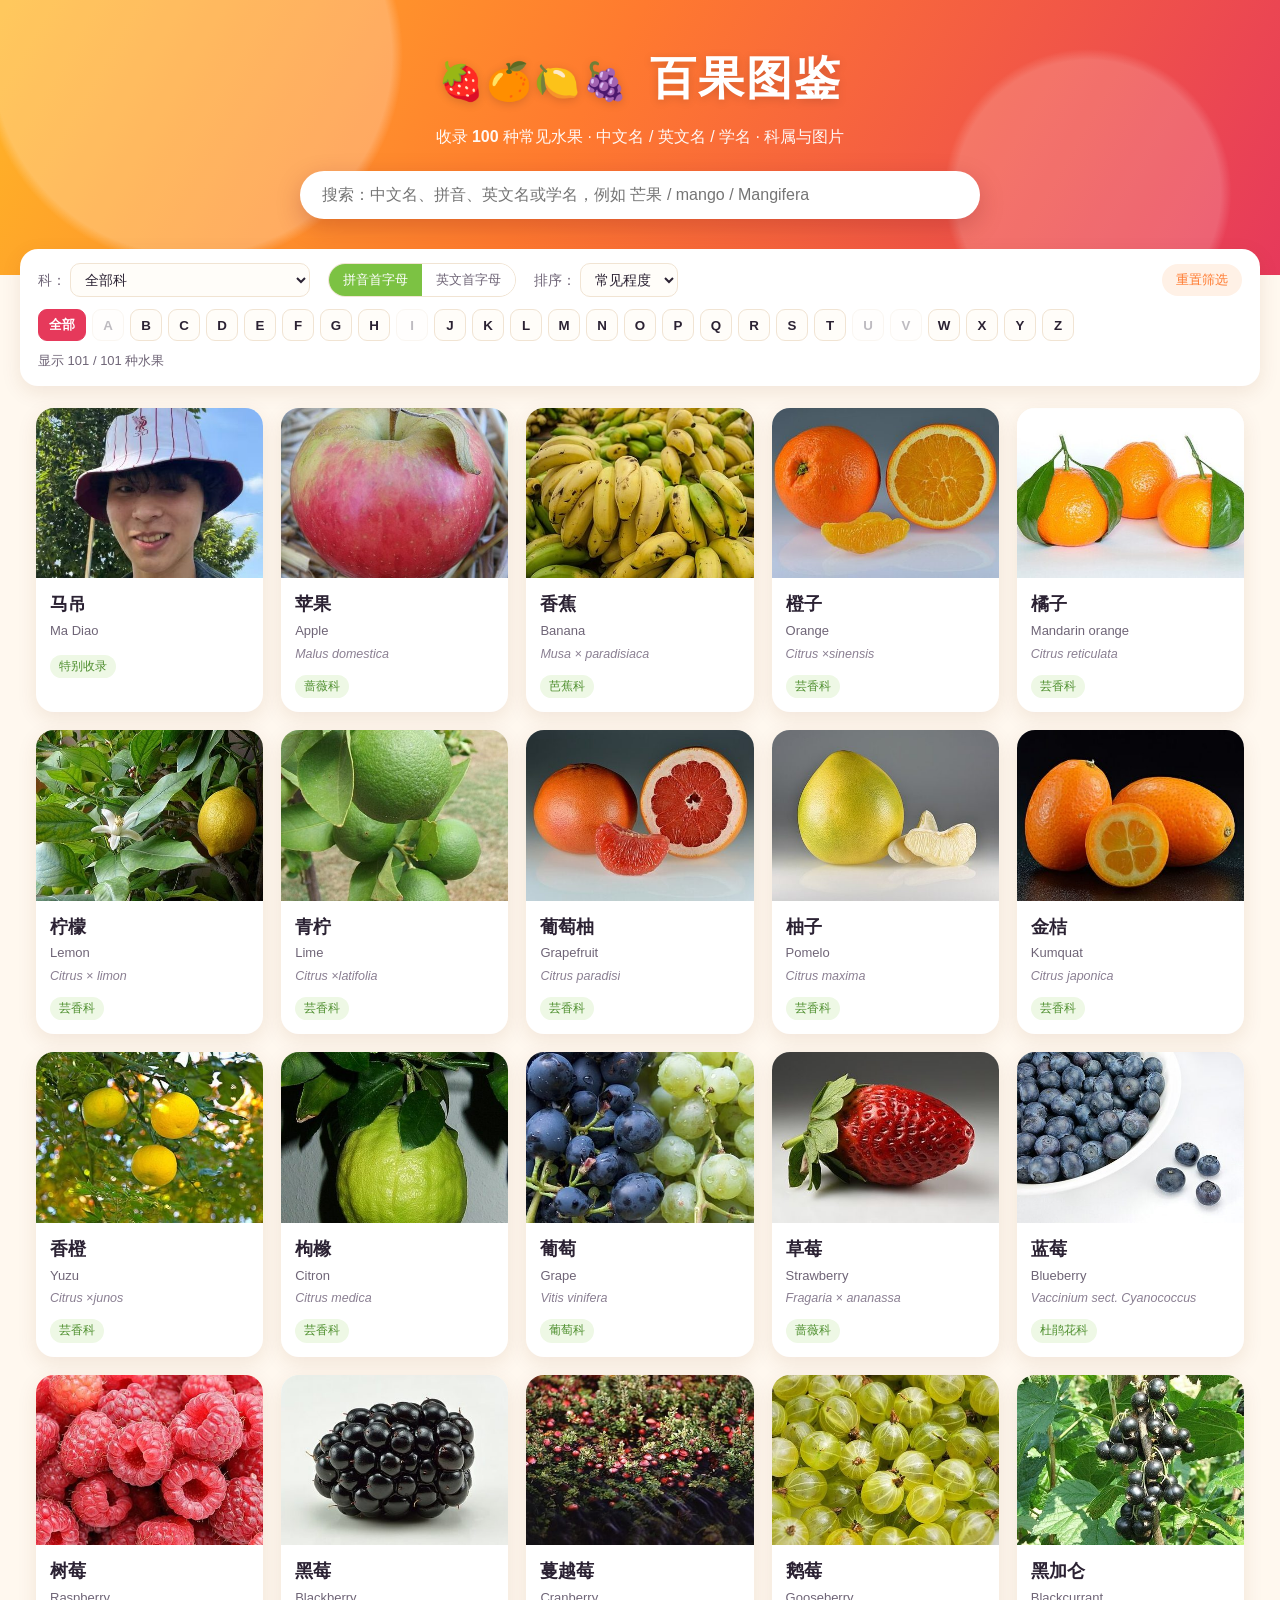
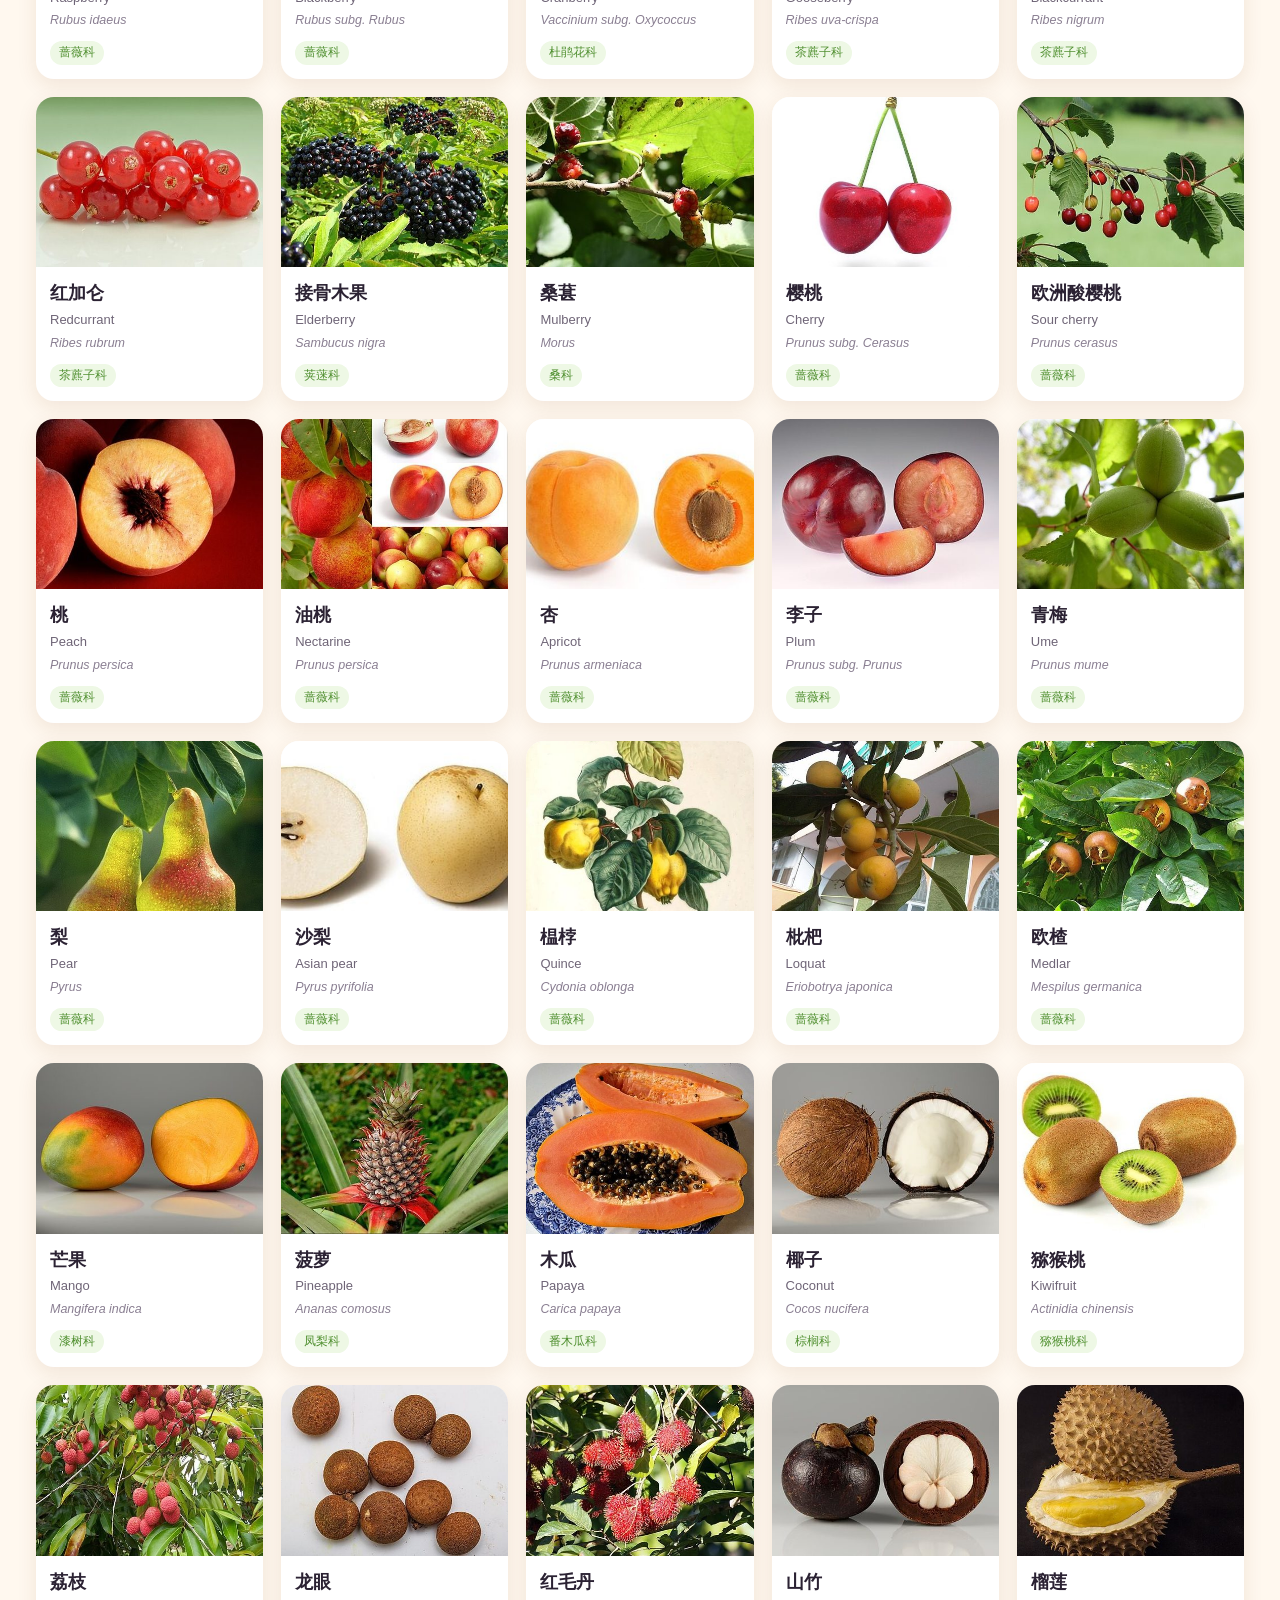
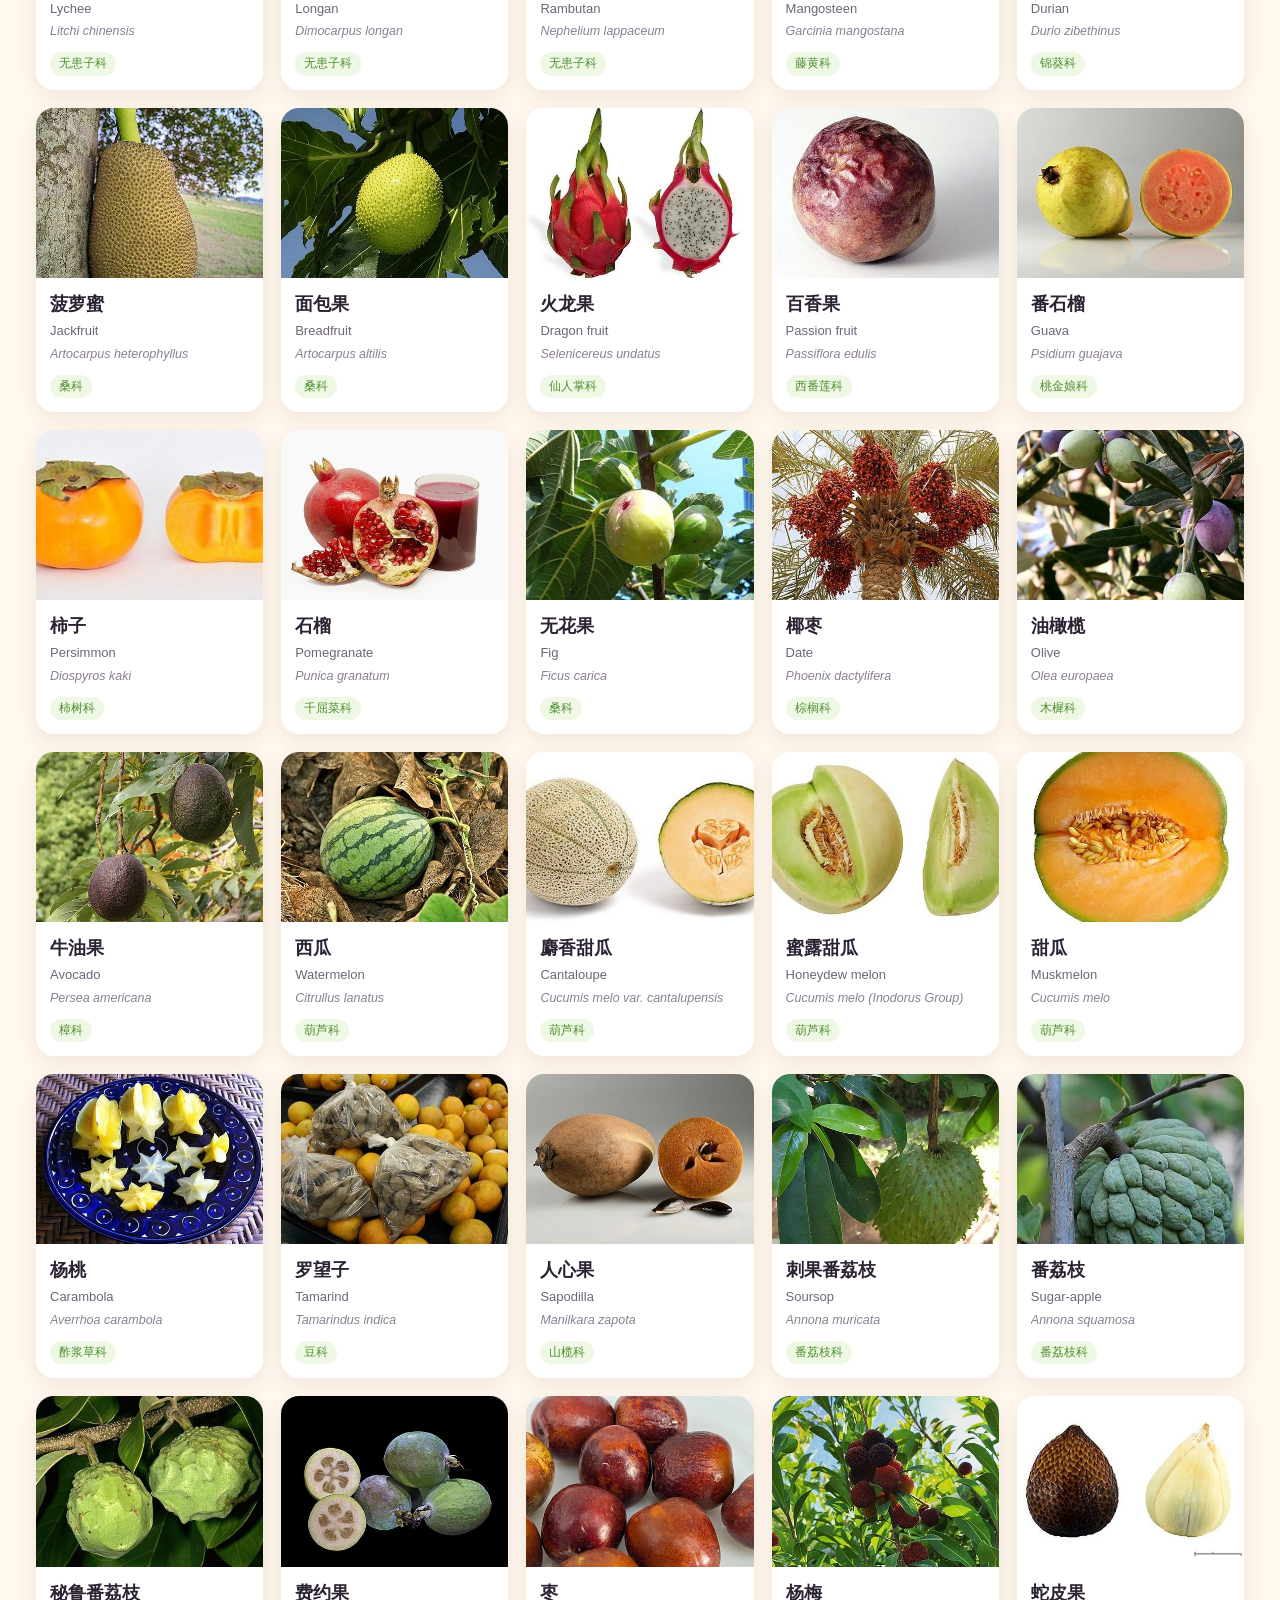
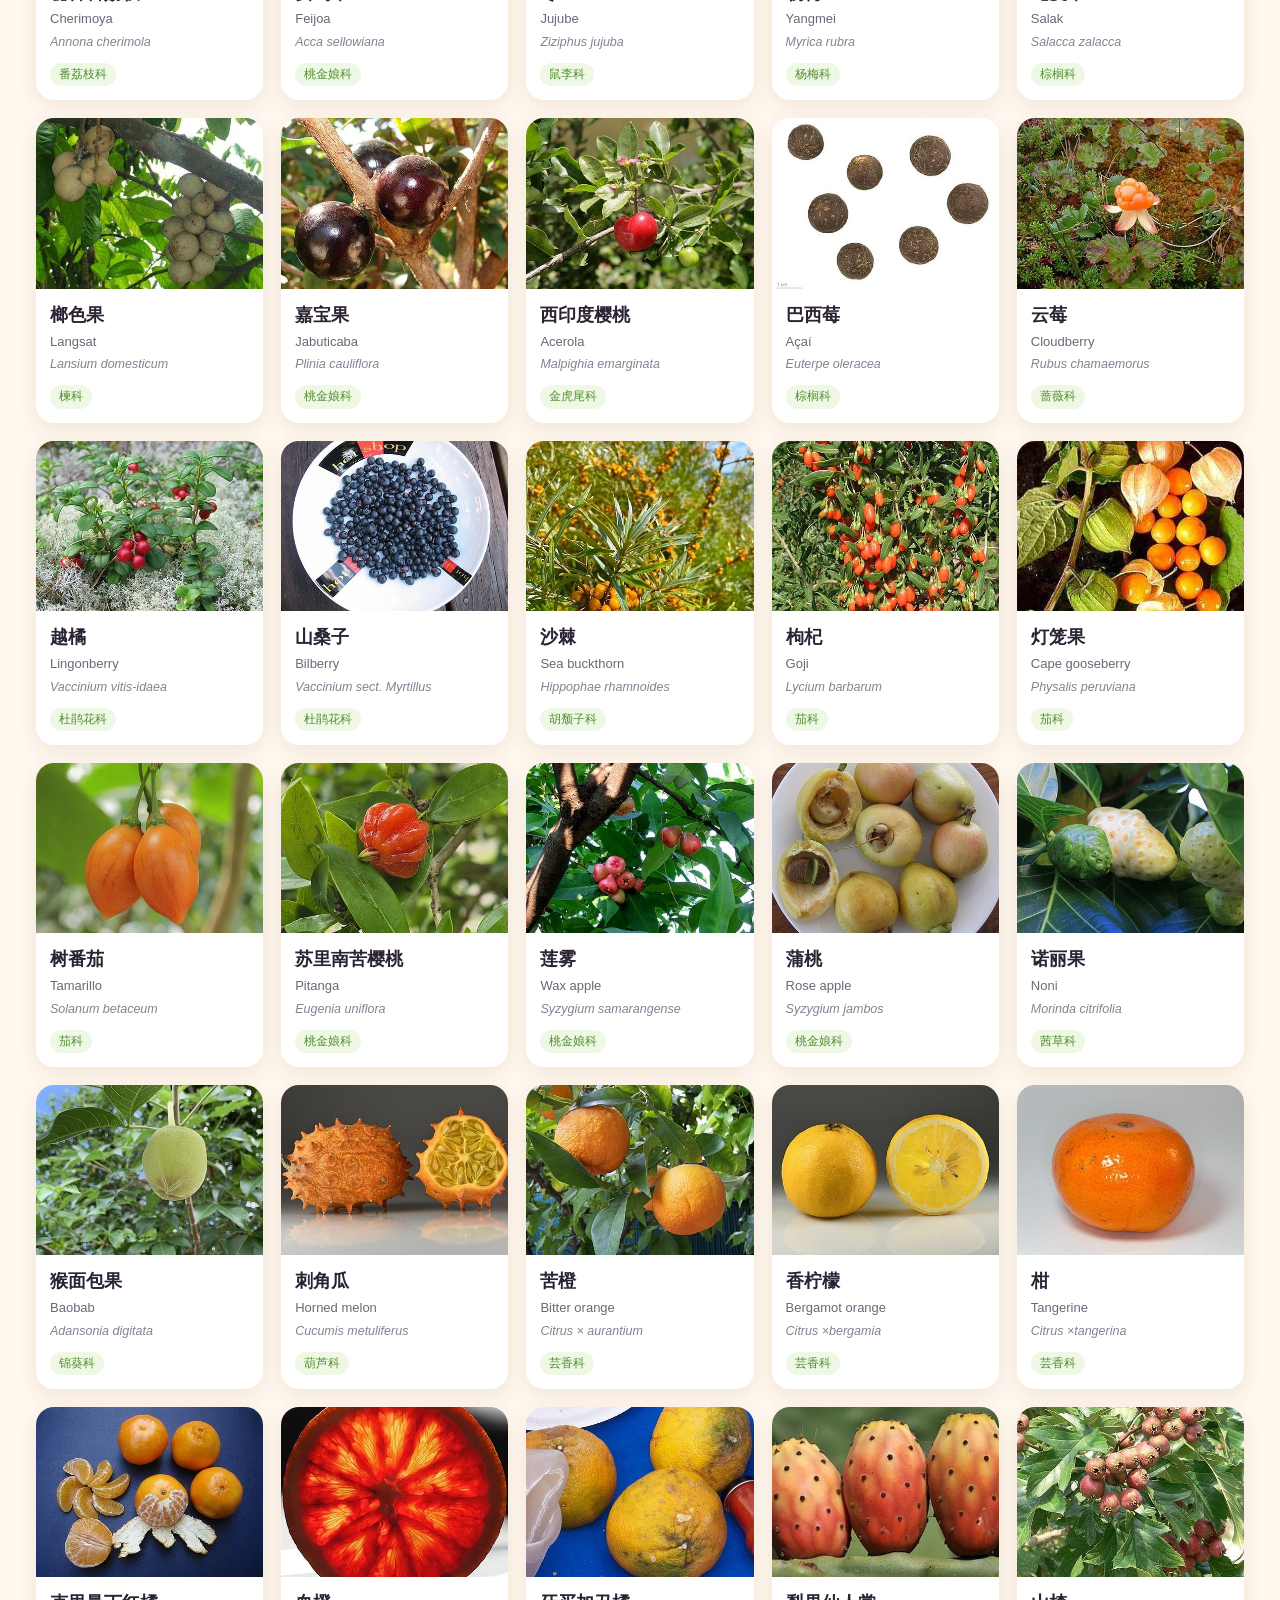
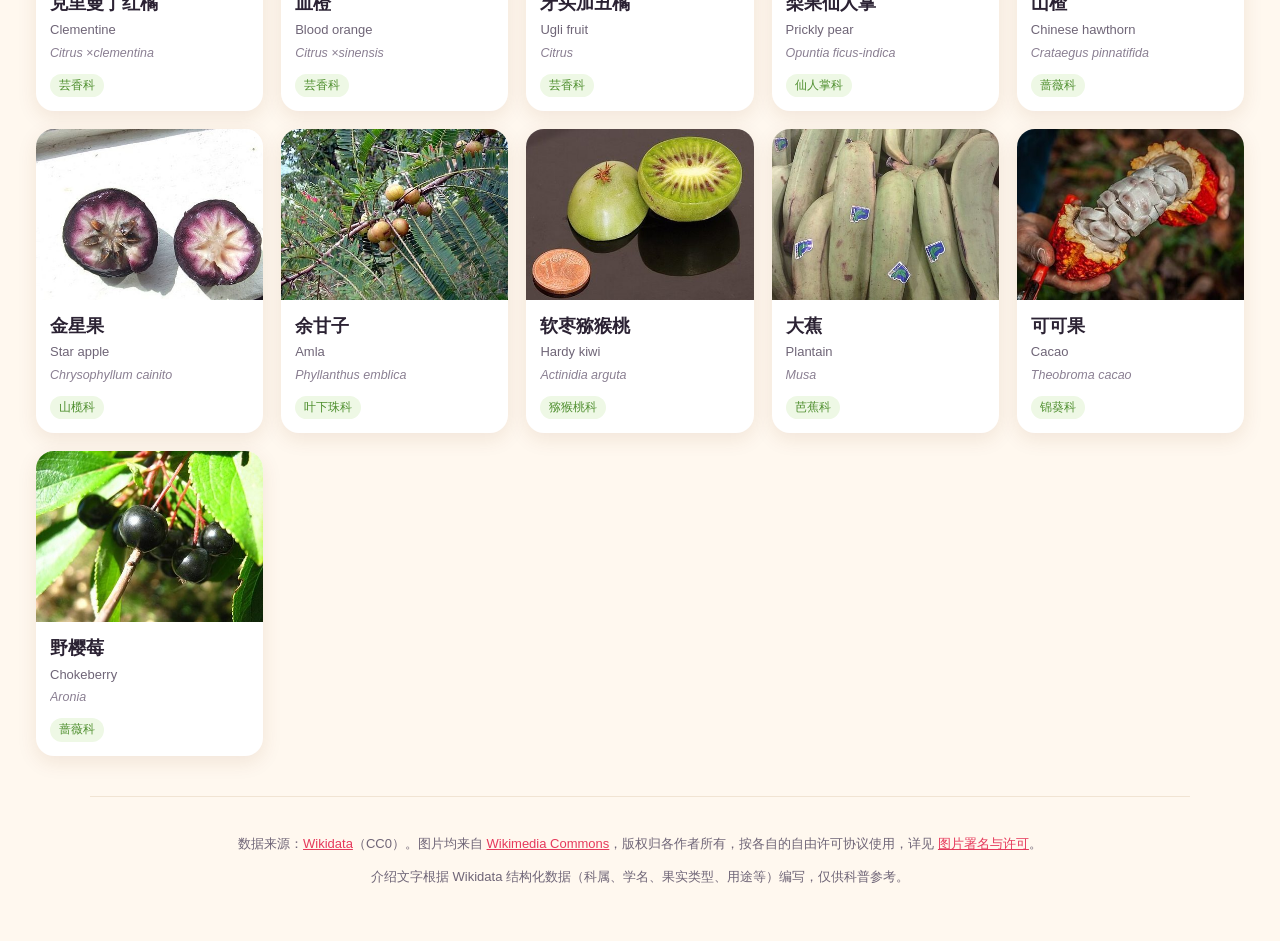
<file: index.html>
<!DOCTYPE html>
<html lang="zh-CN">
<head>
<meta charset="utf-8">
<meta name="viewport" content="width=device-width, initial-scale=1">
<title>百果图鉴 · 100 种常见水果介绍</title>
<meta name="description" content="100 种常见可食用水果的图文介绍：中文名、英文名、学名、科属与图片。数据来自 Wikidata，图片来自 Wikimedia Commons。">
<link rel="stylesheet" href="assets/style.css">
</head>
<body>
<header class="hero">
  <div class="hero-inner">
    <h1><span class="logo">🍓🍊🍋🍇</span> 百果图鉴</h1>
    <p class="tagline">收录 <b id="total">100</b> 种常见水果 · 中文名 / 英文名 / 学名 · 科属与图片</p>
    <div class="search-wrap">
      <input id="q" type="search" placeholder="搜索：中文名、拼音、英文名或学名，例如 芒果 / mango / Mangifera" autocomplete="off" aria-label="搜索水果">
    </div>
  </div>
</header>

<section class="toolbar" aria-label="筛选">
  <div class="row">
    <label class="sel">科：
      <select id="family"><option value="">全部科</option></select>
    </label>
    <div class="mode" role="group" aria-label="首字母方式">
      <button class="mode-btn active" data-mode="py">拼音首字母</button>
      <button class="mode-btn" data-mode="en">英文首字母</button>
    </div>
    <label class="sel">排序：
      <select id="sort">
        <option value="default">常见程度</option>
        <option value="py">中文拼音</option>
        <option value="en">英文名</option>
        <option value="family">科名</option>
      </select>
    </label>
    <button id="reset" class="reset">重置筛选</button>
  </div>
  <div id="letters" class="letters" aria-label="首字母筛选"></div>
  <div class="status" id="status"></div>
</section>

<main>
  <div id="grid" class="grid" aria-live="polite"></div>
  <p id="empty" class="empty" hidden>没有找到匹配的水果，换个关键词试试吧 🍉</p>
</main>

<div id="modal" class="modal" hidden role="dialog" aria-modal="true" aria-labelledby="m-title">
  <div class="modal-backdrop" data-close></div>
  <article class="modal-card">
    <button class="close" data-close aria-label="关闭">×</button>
    <div class="modal-body">
      <figure class="m-fig">
        <img id="m-img" alt="">
        <figcaption id="m-credit" class="credit"></figcaption>
      </figure>
      <div class="m-info">
        <h2 id="m-title"></h2>
        <p id="m-sub" class="sub"></p>
        <p id="m-intro" class="intro"></p>
        <dl id="m-facts" class="facts"></dl>
        <p class="links" id="m-links"></p>
        <div class="nav-btns"><button id="m-prev">← 上一个</button><button id="m-next">下一个 →</button></div>
      </div>
    </div>
  </article>
</div>

<footer class="footer">
  <p>数据来源：<a href="https://www.wikidata.org/" target="_blank" rel="noopener">Wikidata</a>（CC0）。图片均来自 <a href="https://commons.wikimedia.org/" target="_blank" rel="noopener">Wikimedia Commons</a>，版权归各作者所有，按各自的自由许可协议使用，详见 <a href="credits.html">图片署名与许可</a>。</p>
  <p>介绍文字根据 Wikidata 结构化数据（科属、学名、果实类型、用途等）编写，仅供科普参考。</p>
</footer>
<script src="assets/data.js"></script>
<script src="assets/app.js"></script>
</body>
</html>
</file>
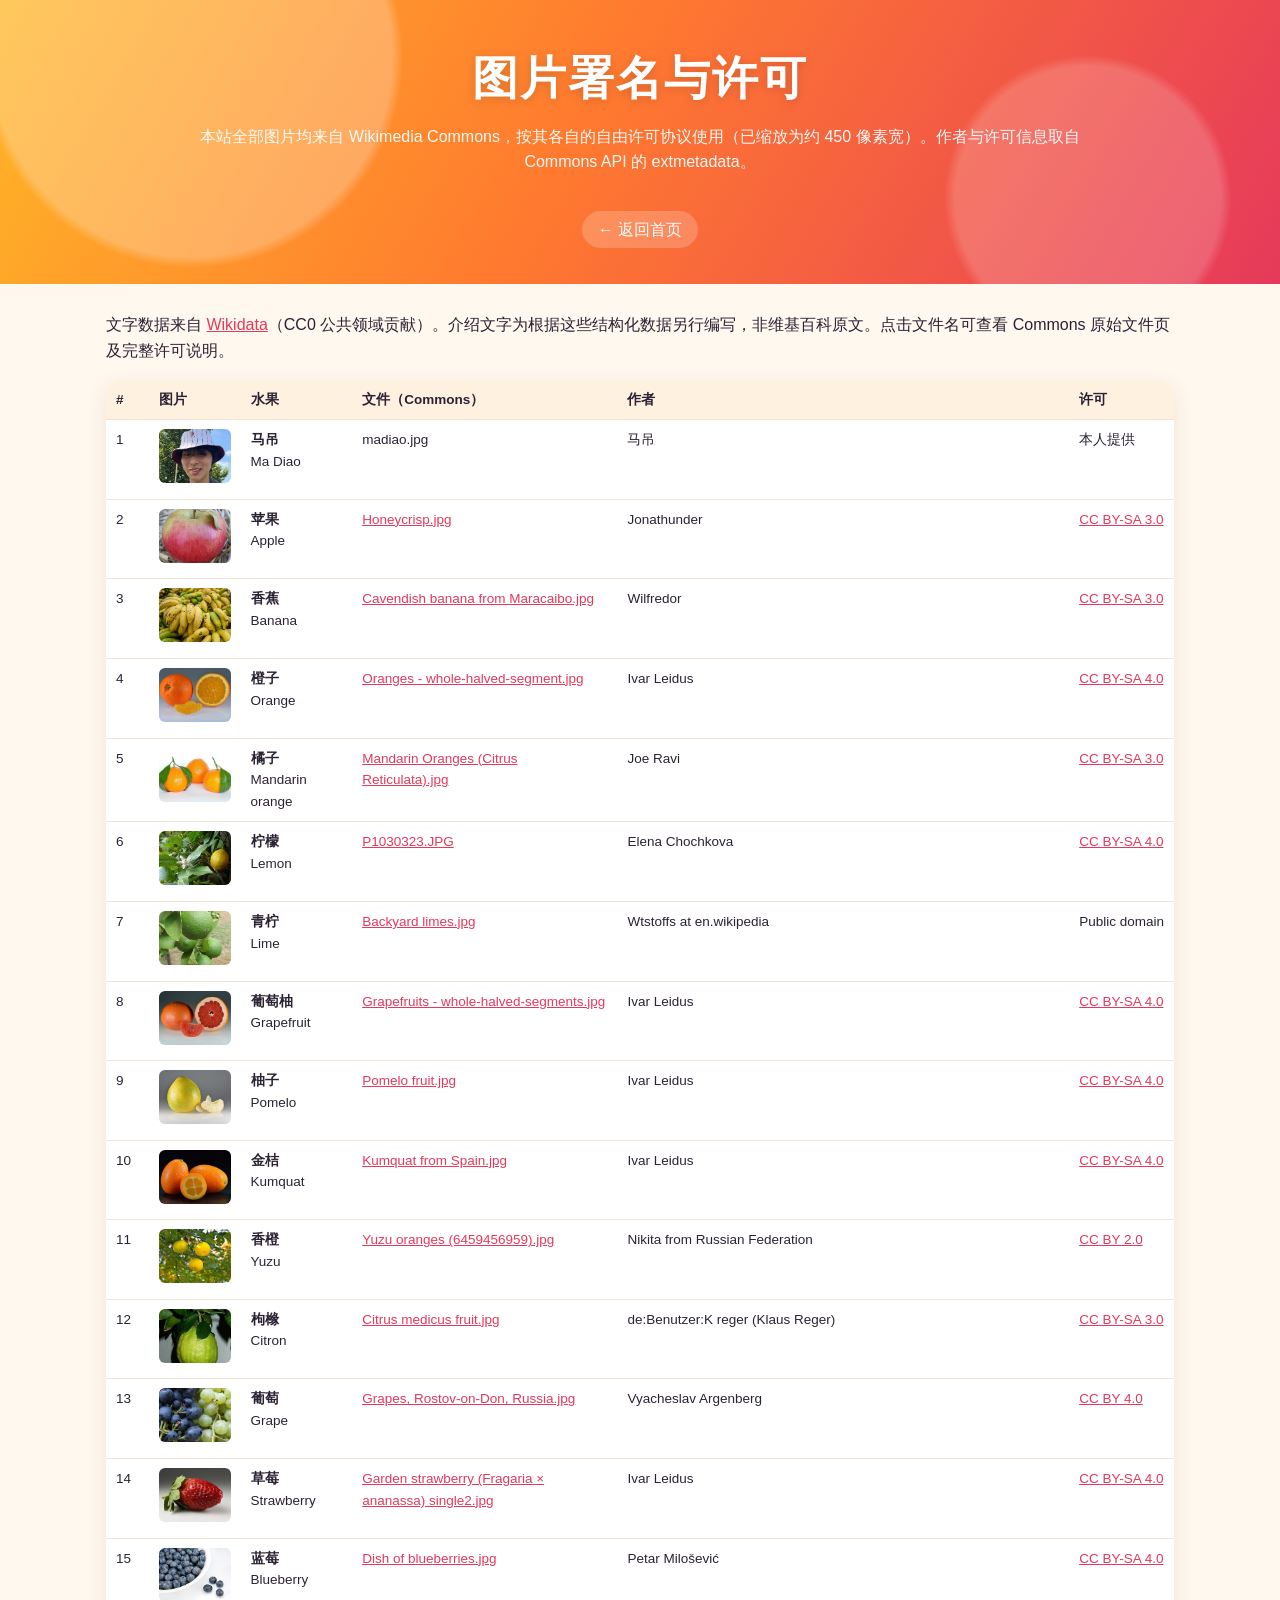
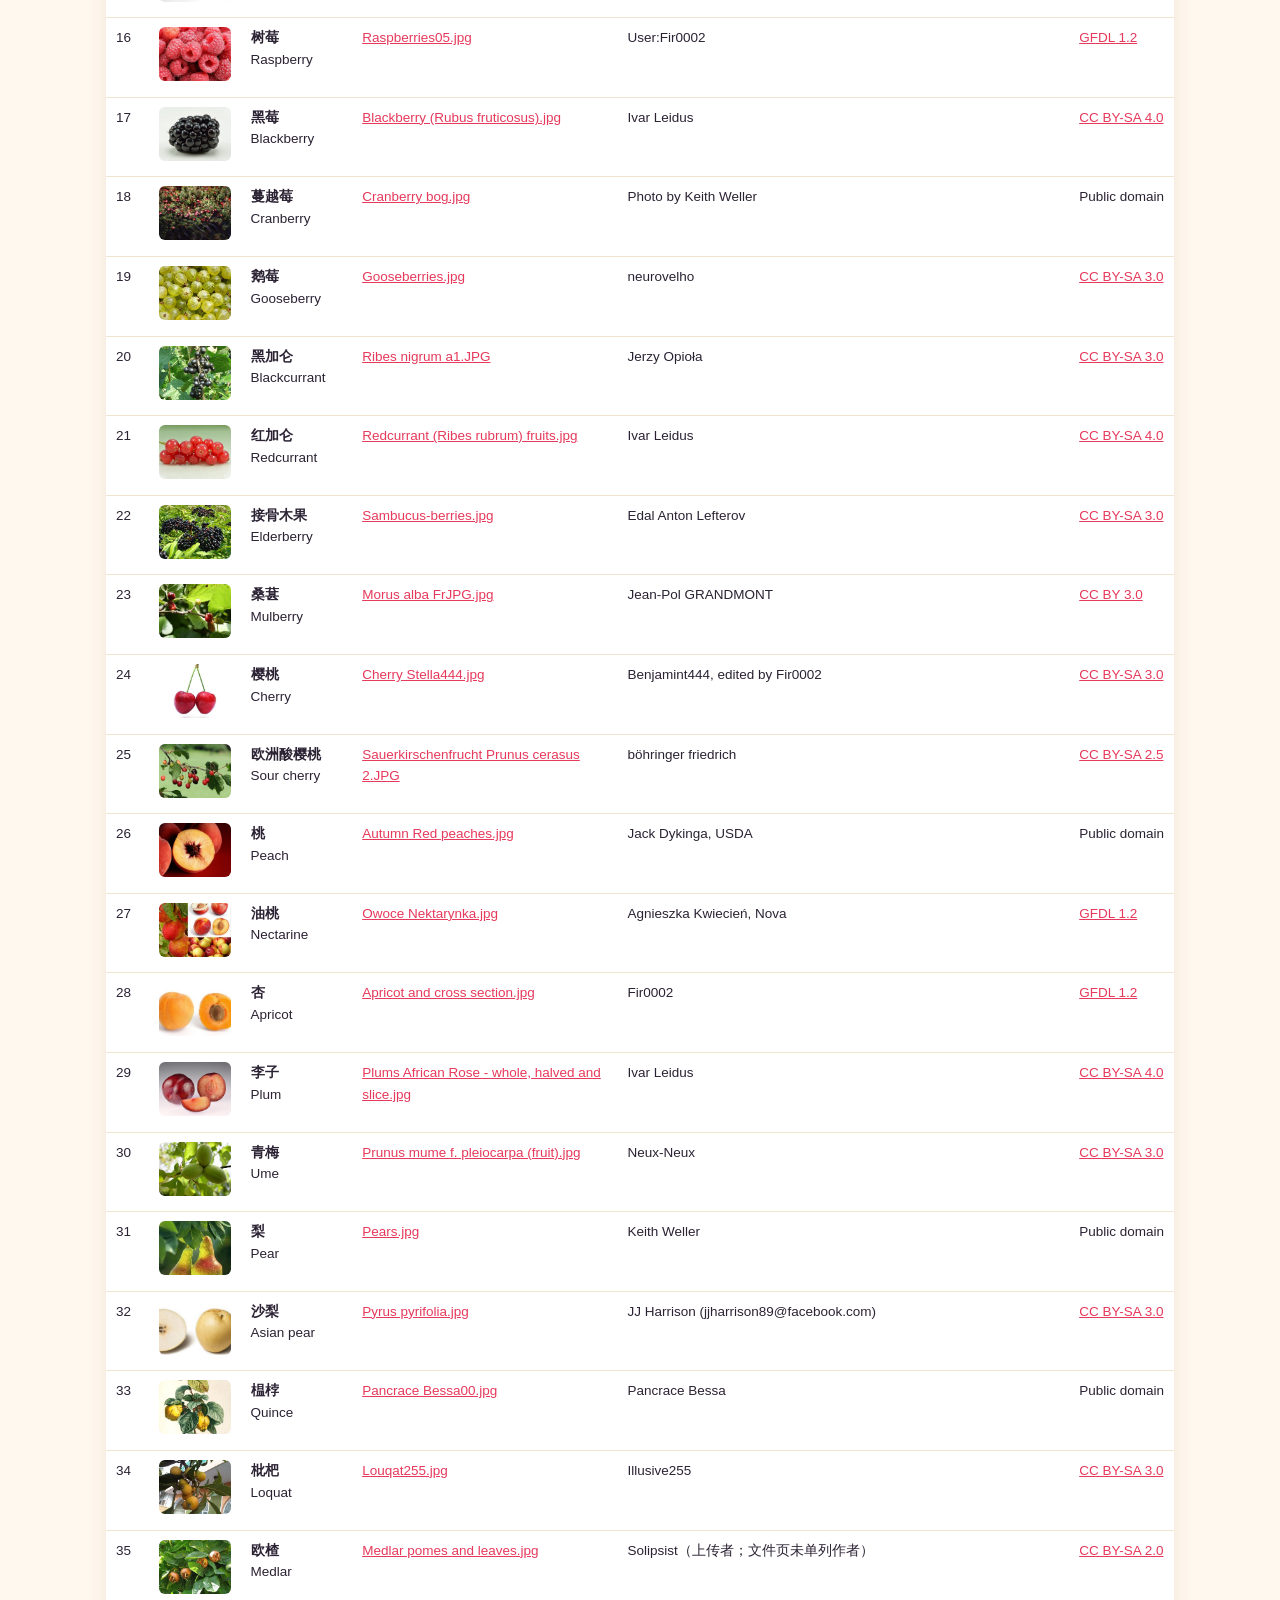
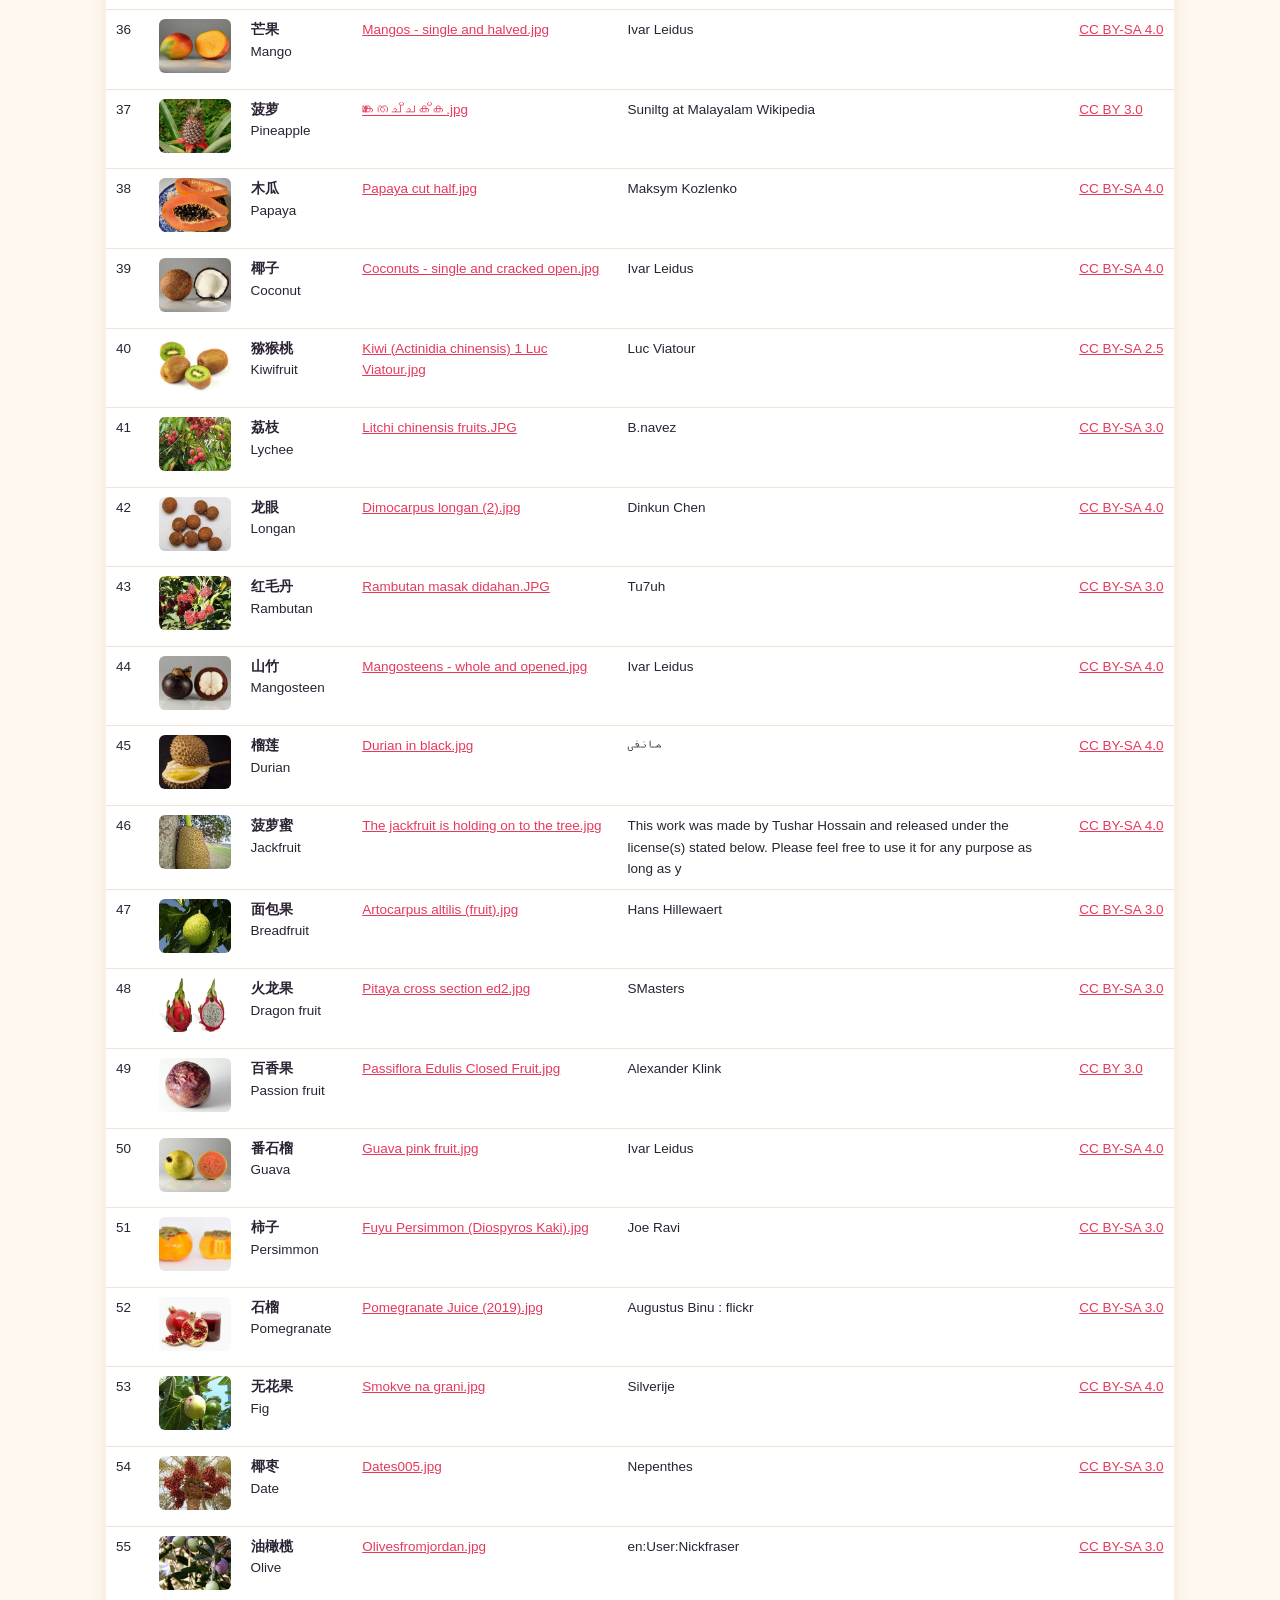
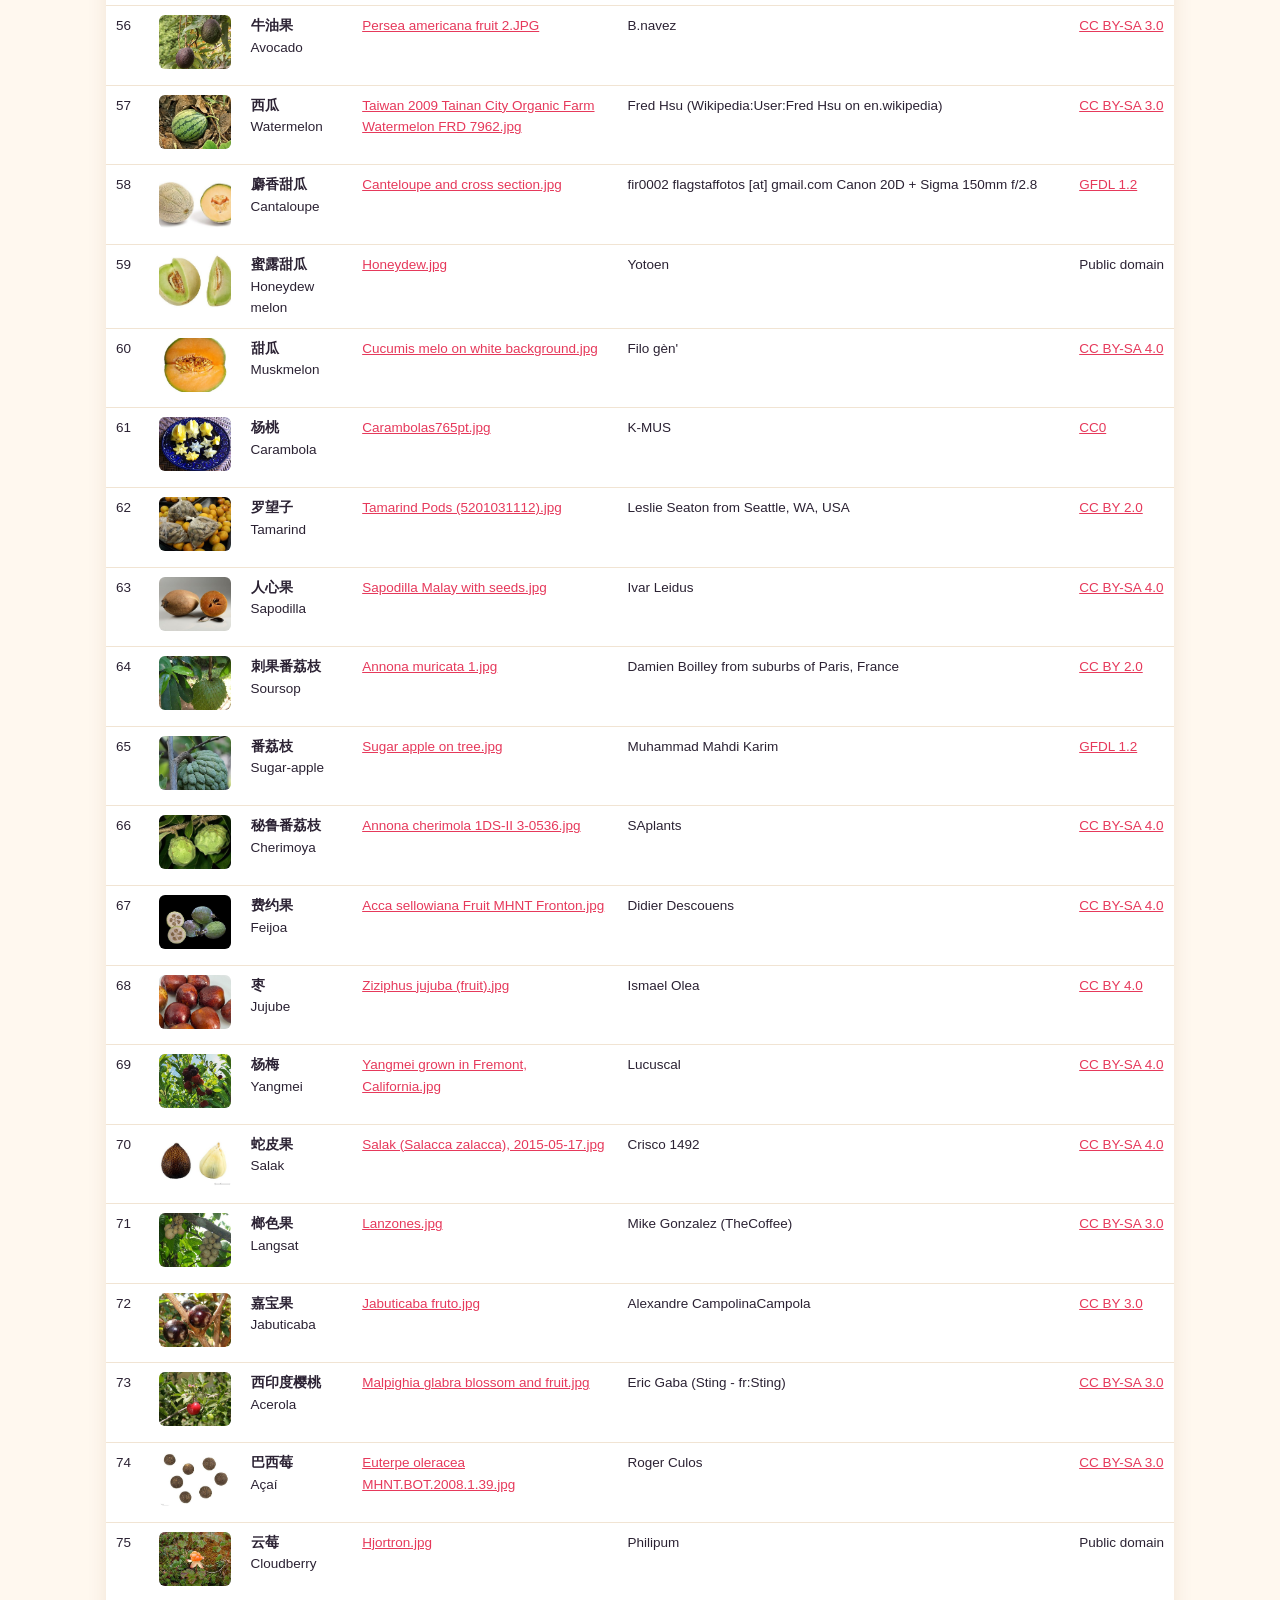
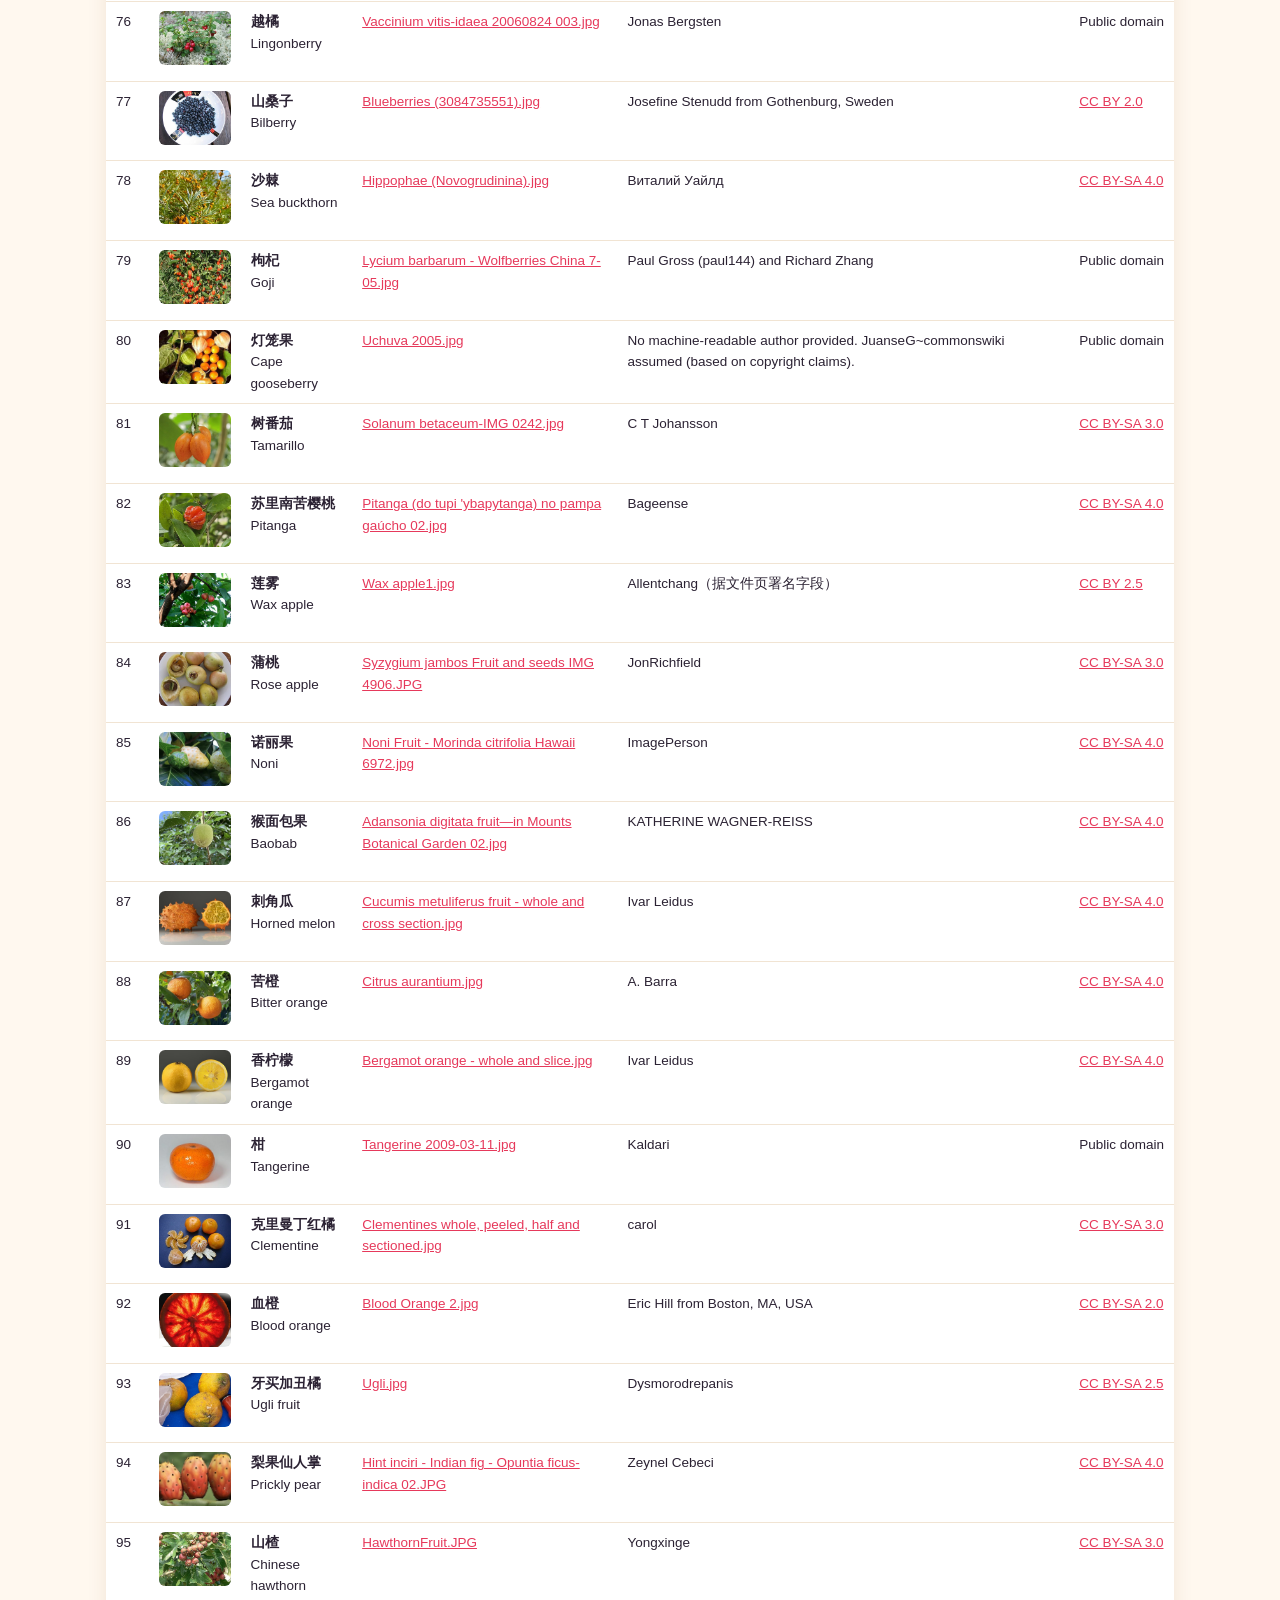
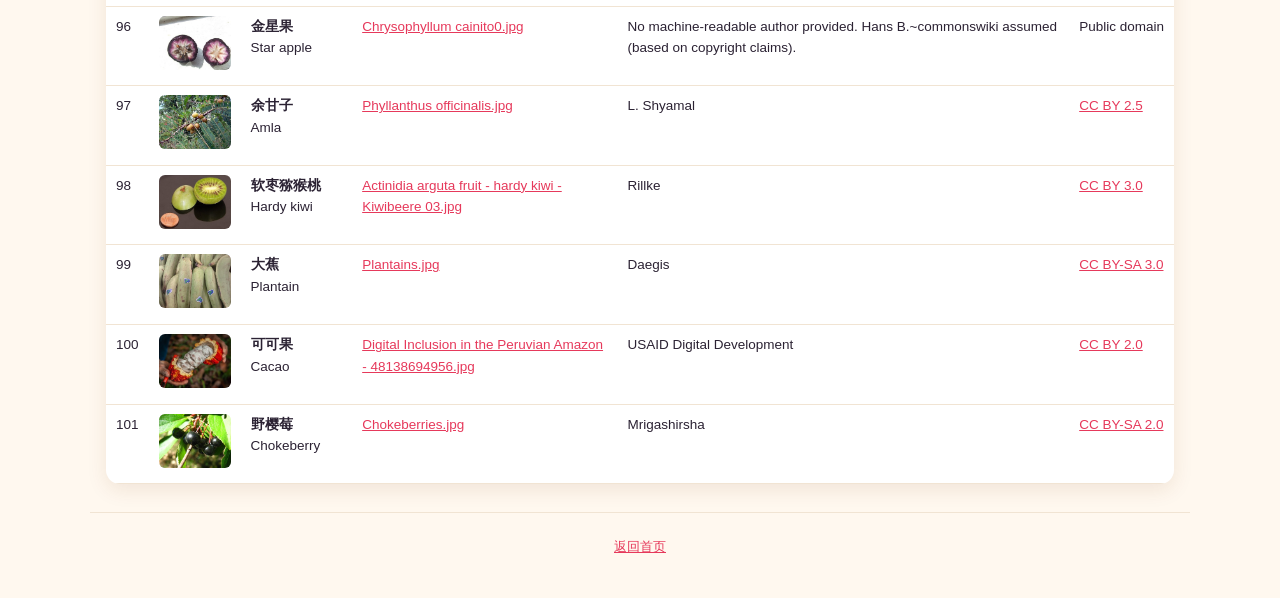
<file: credits.html>
<!DOCTYPE html>
<html lang="zh-CN">
<head><meta charset="utf-8"><meta name="viewport" content="width=device-width, initial-scale=1">
<title>图片署名与许可 · 百果图鉴</title><link rel="stylesheet" href="assets/style.css"></head>
<body>
<header class="hero" style="padding-bottom:36px"><div class="hero-inner">
<h1>图片署名与许可</h1>
<p class="tagline">本站全部图片均来自 Wikimedia Commons，按其各自的自由许可协议使用（已缩放为约 450 像素宽）。作者与许可信息取自 Commons API 的 extmetadata。</p>
<a class="back" href="index.html">← 返回首页</a></div></header>
<section class="credits">
<p>文字数据来自 <a href="https://www.wikidata.org/" target="_blank" rel="noopener">Wikidata</a>（CC0 公共领域贡献）。介绍文字为根据这些结构化数据另行编写，非维基百科原文。点击文件名可查看 Commons 原始文件页及完整许可说明。</p>
<table><thead><tr><th>#</th><th>图片</th><th>水果</th><th>文件（Commons）</th><th>作者</th><th>许可</th></tr></thead><tbody id="rows"></tbody></table>
</section>
<footer class="footer"><a href="index.html">返回首页</a></footer>
<script src="assets/data.js"></script>
<script>
(function(){
  var esc=function(s){return String(s==null?"":s).replace(/[&<>"']/g,function(c){return {"&":"&amp;","<":"&lt;",">":"&gt;",'"':"&quot;","'":"&#39;"}[c];});};
  var h=(window.FRUITS||[]).map(function(f,i){var c=f.credit;
    var lic=c.license_url?'<a href="'+esc(c.license_url)+'" target="_blank" rel="noopener license">'+esc(c.license)+'</a>':esc(c.license);
    return '<tr><td>'+(i+1)+'</td><td><a href="index.html#fruit='+encodeURIComponent(f.id)+'"><img loading="lazy" src="'+esc(f.img)+'" alt="'+esc(f.zh)+'"></a></td><td><b>'+esc(f.zh)+'</b><br>'+esc(f.en)+'</td><td>'+(c.page?'<a href="'+esc(c.page)+'" target="_blank" rel="noopener">'+esc(c.file)+'</a>':esc(c.file))+'</td><td>'+esc(c.artist)+'</td><td>'+lic+'</td></tr>';}).join("");
  document.getElementById("rows").innerHTML=h;
})();
</script>
</body></html>
</file>
<file: assets/style.css>
:root{
  --mango:#ffb627; --orange:#ff7a2f; --berry:#e6395b; --grape:#7b3fa0; --lime:#7cc243; --kiwi:#4f8f2f;
  --ink:#2b2233; --muted:#6f6577; --bg:#fff8ef; --card:#ffffff; --line:#f1e4d3;
  --radius:18px; --shadow:0 6px 20px rgba(120,60,20,.10);
}
*{box-sizing:border-box}
html{scroll-behavior:smooth}
body{margin:0;font-family:-apple-system,BlinkMacSystemFont,"PingFang SC","Hiragino Sans GB","Microsoft YaHei","Noto Sans CJK SC","Source Han Sans SC","WenQuanYi Micro Hei",sans-serif;color:var(--ink);background:var(--bg);line-height:1.6}
a{color:var(--berry)}
.hero{background:radial-gradient(circle at 15% 20%,rgba(255,255,255,.25) 0 18%,transparent 19%),radial-gradient(circle at 85% 70%,rgba(255,255,255,.18) 0 12%,transparent 13%),linear-gradient(120deg,var(--mango) 0%,var(--orange) 45%,var(--berry) 100%);color:#fff;padding:42px 20px 56px;text-align:center}
.hero-inner{max-width:900px;margin:0 auto}
.hero h1{margin:0;font-size:clamp(28px,5vw,46px);letter-spacing:2px;text-shadow:0 2px 10px rgba(0,0,0,.15)}
.logo{font-size:.8em;margin-right:6px}
.tagline{margin:8px 0 22px;opacity:.95}
.search-wrap{max-width:680px;margin:0 auto}
#q{width:100%;padding:15px 22px;border:none;border-radius:999px;font-size:16px;box-shadow:0 8px 24px rgba(120,20,30,.25);outline:none}
#q:focus{box-shadow:0 0 0 4px rgba(255,255,255,.5),0 8px 24px rgba(120,20,30,.25)}
.toolbar{max-width:1240px;margin:-26px auto 0;background:#fff;border-radius:var(--radius);box-shadow:var(--shadow);padding:14px 18px;position:relative;z-index:2}
.row{display:flex;flex-wrap:wrap;gap:12px 18px;align-items:center}
.sel{font-size:14px;color:var(--muted)}
select{padding:7px 10px;border:1px solid var(--line);border-radius:10px;background:#fffdf9;font-size:14px;color:var(--ink)}
.mode{display:flex;border:1px solid var(--line);border-radius:999px;overflow:hidden}
.mode-btn{border:none;background:#fff;padding:7px 14px;font-size:13px;cursor:pointer;color:var(--muted)}
.mode-btn.active{background:var(--lime);color:#fff}
.reset{margin-left:auto;border:none;background:#fff1e6;color:var(--orange);padding:7px 14px;border-radius:999px;cursor:pointer;font-size:13px}
.letters{display:flex;flex-wrap:wrap;gap:6px;margin-top:12px}
.letters button{min-width:32px;height:32px;border-radius:9px;border:1px solid var(--line);background:#fffdf9;cursor:pointer;font-weight:600;color:var(--ink)}
.letters button:disabled{opacity:.3;cursor:default}
.letters button.active{background:var(--berry);border-color:var(--berry);color:#fff}
.status{margin-top:10px;font-size:13px;color:var(--muted)}
main{max-width:1240px;margin:22px auto 40px;padding:0 16px}
.grid{display:grid;grid-template-columns:repeat(auto-fill,minmax(210px,1fr));gap:18px}
.card{background:var(--card);border-radius:var(--radius);overflow:hidden;box-shadow:var(--shadow);cursor:pointer;transition:transform .18s,box-shadow .18s;display:flex;flex-direction:column;border:none;padding:0;text-align:left;font:inherit;color:inherit}
.card:hover,.card:focus-visible{transform:translateY(-4px);box-shadow:0 14px 30px rgba(120,60,20,.18);outline:none}
.thumb{aspect-ratio:4/3;background:linear-gradient(135deg,#ffe9c7,#ffd6dc);overflow:hidden}
.thumb img{width:100%;height:100%;object-fit:cover;display:block;transition:transform .3s}
.card:hover .thumb img{transform:scale(1.05)}
.card-body{padding:12px 14px 14px}
.card h3{margin:0;font-size:18px}
.card .en{margin:2px 0 0;color:var(--muted);font-size:13px}
.card .sci{font-style:italic;color:#8a7f92;font-size:12.5px;margin:2px 0 8px;white-space:nowrap;overflow:hidden;text-overflow:ellipsis}
.tag{display:inline-block;font-size:12px;padding:2px 9px;border-radius:999px;background:#eef8e5;color:var(--kiwi)}
.empty{text-align:center;color:var(--muted);padding:60px 0;font-size:18px}
.modal{position:fixed;inset:0;z-index:50;display:flex;align-items:center;justify-content:center;padding:18px}
.modal[hidden]{display:none}
.modal-backdrop{position:absolute;inset:0;background:rgba(43,20,40,.55);backdrop-filter:blur(3px)}
.modal-card{position:relative;background:#fff;border-radius:22px;max-width:980px;width:100%;max-height:92vh;overflow:auto;box-shadow:0 30px 80px rgba(0,0,0,.35)}
.close{position:absolute;top:10px;right:14px;border:none;background:rgba(255,255,255,.9);width:38px;height:38px;border-radius:50%;font-size:26px;line-height:1;cursor:pointer;z-index:2;color:var(--ink)}
.modal-body{display:grid;grid-template-columns:minmax(0,1.05fr) minmax(0,1fr)}
.m-fig{margin:0;background:linear-gradient(160deg,#fff3dd,#ffe1e6);display:flex;flex-direction:column}
.m-fig img{width:100%;height:auto;max-height:60vh;object-fit:contain;display:block;background:#fff7ec}
.credit{font-size:12px;color:var(--muted);padding:10px 14px;line-height:1.5;word-break:break-word}
.m-info{padding:26px 26px 22px}
.m-info h2{margin:0;font-size:30px;color:var(--berry)}
.sub{margin:4px 0 14px;color:var(--muted)}
.sub i{color:#7d6f86}
.intro{font-size:15.5px;margin:0 0 16px;background:#fffaf2;border-left:4px solid var(--mango);padding:10px 14px;border-radius:8px}
.facts{display:grid;grid-template-columns:auto 1fr;gap:6px 14px;margin:0 0 14px;font-size:14px}
.facts dt{color:var(--muted);white-space:nowrap}
.facts dd{margin:0}
.facts .chip{display:inline-block;background:#f6eefa;color:var(--grape);border-radius:999px;padding:1px 8px;margin:0 4px 4px 0;font-size:12.5px}
.links{font-size:13px}
.links a{margin-right:12px}
.nav-btns{display:flex;justify-content:space-between;margin-top:12px}
.nav-btns button{border:1px solid var(--line);background:#fffdf9;border-radius:999px;padding:7px 14px;cursor:pointer;color:var(--ink)}
.footer{text-align:center;color:var(--muted);font-size:13px;padding:24px 16px 40px;border-top:1px solid var(--line);max-width:1100px;margin:0 auto}
/* credits page */
.credits{max-width:1100px;margin:28px auto;padding:0 16px}
.credits table{width:100%;border-collapse:collapse;background:#fff;border-radius:14px;overflow:hidden;box-shadow:var(--shadow);font-size:13.5px}
.credits th,.credits td{padding:9px 10px;border-bottom:1px solid var(--line);text-align:left;vertical-align:top}
.credits th{background:#fff1e0}
.credits td img{width:72px;height:54px;object-fit:cover;border-radius:6px}
.back{display:inline-block;margin-top:14px;color:#fff;text-decoration:none;background:rgba(255,255,255,.2);padding:6px 16px;border-radius:999px}
@media (max-width:760px){
  .modal-body{grid-template-columns:1fr}
  .m-info{padding:18px}
  .m-info h2{font-size:24px}
  .grid{grid-template-columns:repeat(auto-fill,minmax(150px,1fr));gap:12px}
  .card h3{font-size:16px}
  .reset{margin-left:0}
}
.credits td:last-child{white-space:nowrap}
</file>
